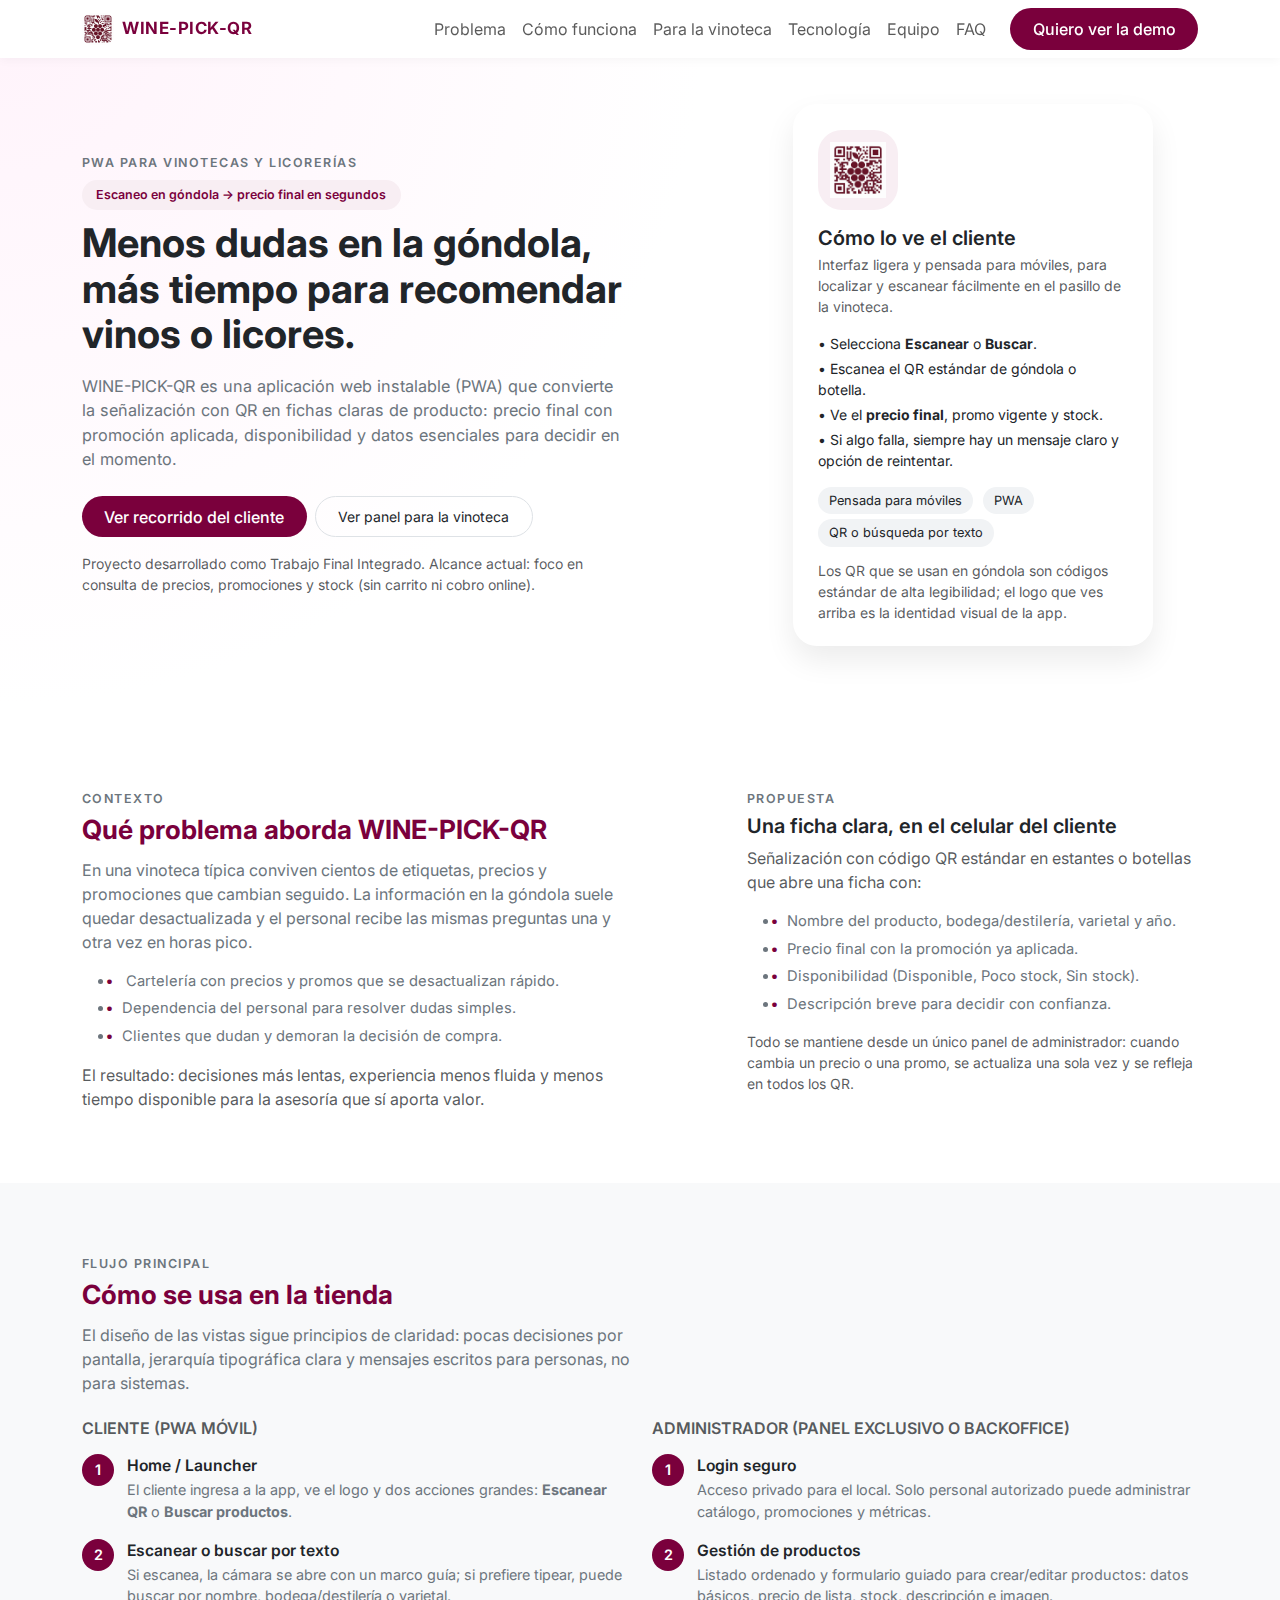
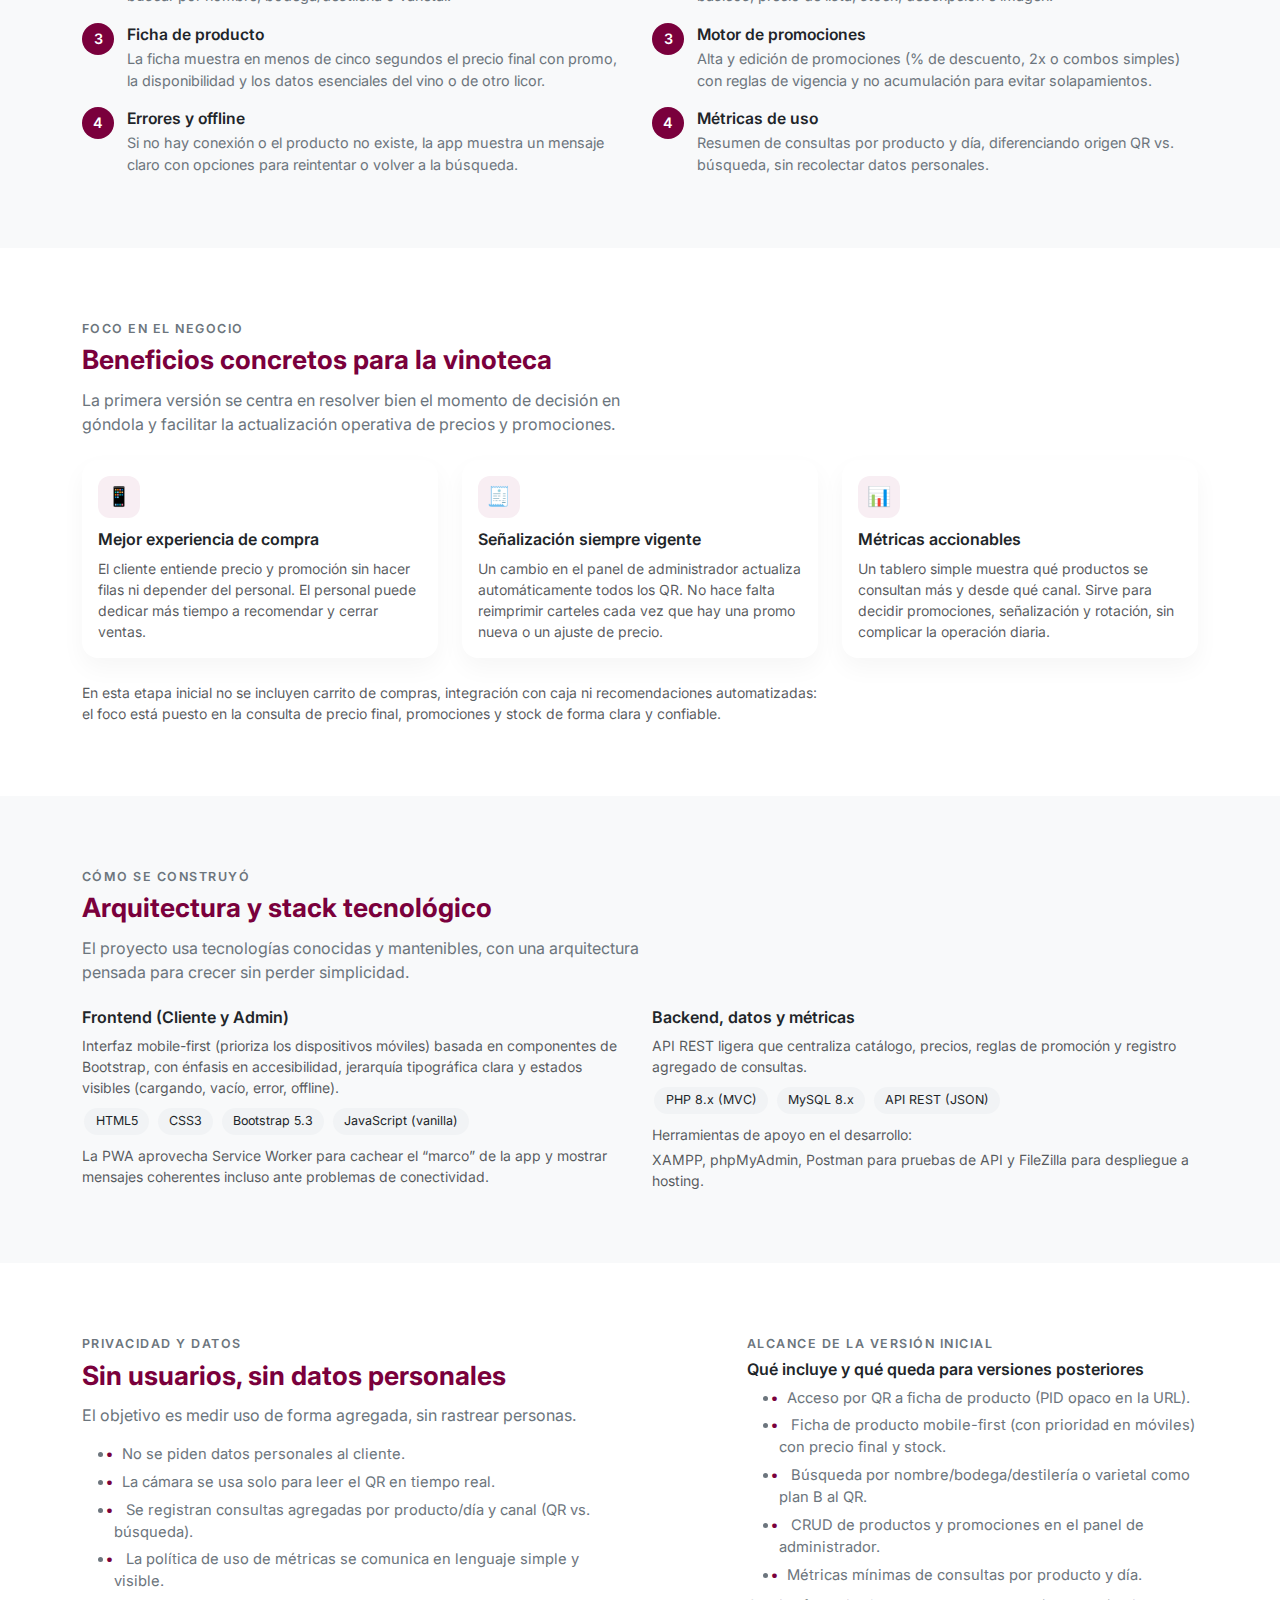
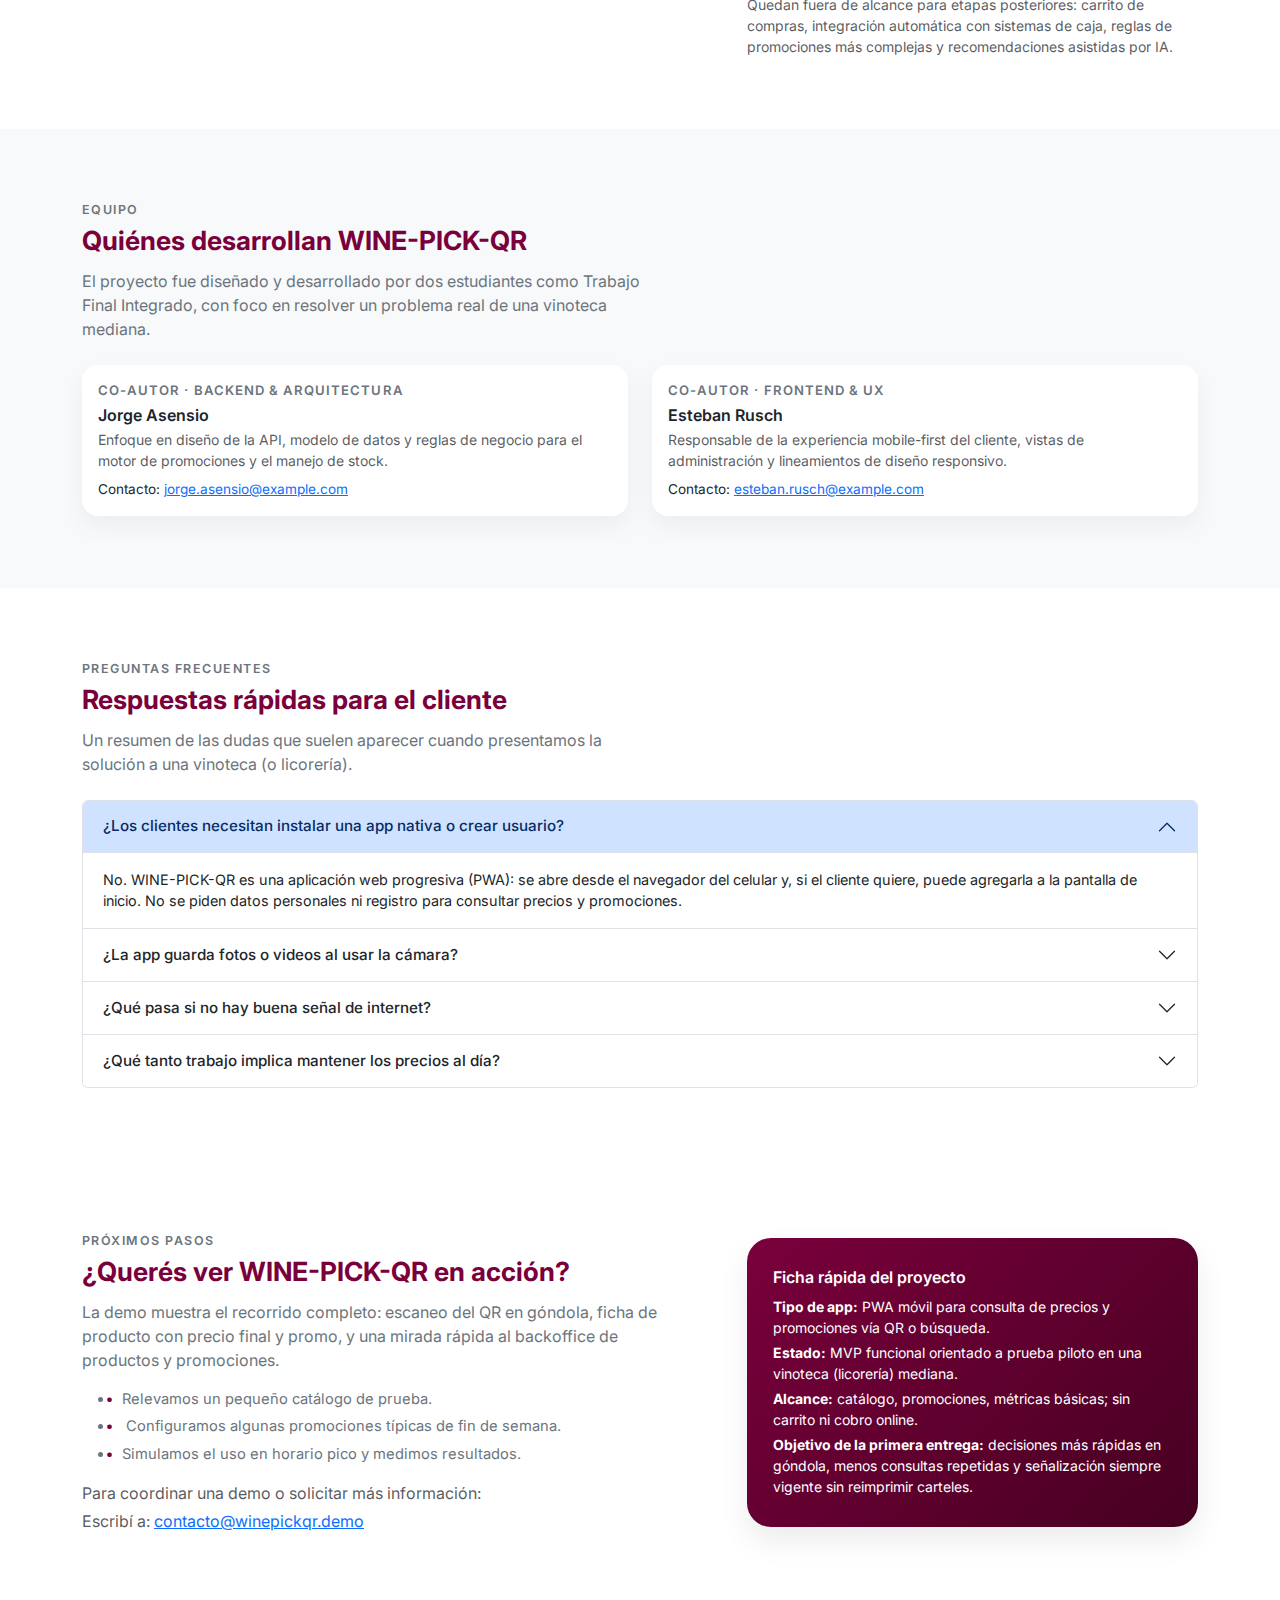
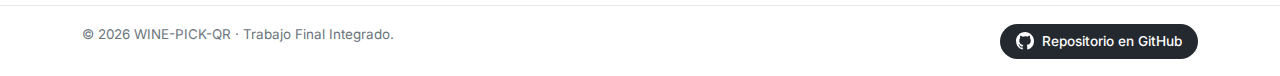
<file: index.html>
<!DOCTYPE html>
<html lang="es">
  <head>
    <meta charset="UTF-8" />
    <meta name="viewport" content="width=device-width, initial-scale=1" />
    <title>WINE-PICK-QR – Presentación del Proyecto</title>
    <meta
      name="description"
      content="WINE-PICK-QR es una PWA para vinotecas que muestra precio final, promociones y stock al escanear un QR en góndola. Incluye backoffice para administrar catálogo, promociones y métricas."
    />

    <!-- Fuente (Inter) -->
    <link rel="preconnect" href="https://fonts.googleapis.com" />
    <link rel="preconnect" href="https://fonts.gstatic.com" crossorigin />
    <link
      href="https://fonts.googleapis.com/css2?family=Inter:wght@400;500;600;700&display=swap"
      rel="stylesheet"
    />

    <!-- Bootstrap 5 -->
    <link
      href="https://cdn.jsdelivr.net/npm/bootstrap@5.3.3/dist/css/bootstrap.min.css"
      rel="stylesheet"
      integrity="sha384-QWTKZyjpPEjISv5WaRU9OFeRpok6YctnYmDr5pNlyT2bRjXh0JMhjY6hW+ALEwIH"
      crossorigin="anonymous"
    />

    <style>
      :root {
        --winepick-primary: #7a003c;
        --winepick-primary-soft: #f8eef3;
        --winepick-accent: #c92a4b;
        --winepick-dark: #212529;
        --winepick-muted: #6c757d;
        --radius-card: 16px;
        --shadow-soft: 0 14px 30px rgba(0, 0, 0, 0.08);
      }

      * {
        box-sizing: border-box;
      }

      html {
        scroll-behavior: smooth;
      }

      body {
        font-family: "Inter", system-ui, -apple-system, BlinkMacSystemFont,
          "Segoe UI", sans-serif;
        color: var(--winepick-dark);
        background-color: #ffffff;
      }

      .navbar {
        box-shadow: 0 2px 10px rgba(0, 0, 0, 0.04);
        background-color: #ffffff;
      }

      .navbar-brand span {
        color: var(--winepick-primary);
        font-weight: 700;
        letter-spacing: 0.03em;
        font-size: 1.05rem;
        text-transform: uppercase;
      }

      .navbar-logo {
        width: 32px;
        height: 32px;
        border-radius: 10px;
        overflow: hidden;
        background-color: var(--winepick-primary-soft);
        display: flex;
        align-items: center;
        justify-content: center;
      }

      .navbar-logo img {
        max-width: 100%;
        height: auto;
        display: block;
      }

      .btn-winepick {
        background-color: var(--winepick-primary);
        color: #ffffff;
        border-radius: 999px;
        padding: 0.55rem 1.4rem;
        font-weight: 500;
        border: none;
      }

      .btn-winepick:hover {
        background-color: #5a002f;
        color: #ffffff;
      }

      .btn-outline-soft {
        border-radius: 999px;
        padding: 0.55rem 1.4rem;
      }

      .hero {
        padding: 6.5rem 0 4.5rem;
        background: radial-gradient(circle at top left, #fff3fb 0, #ffffff 48%);
      }

      .hero-title {
        font-size: clamp(2rem, 3.1vw, 2.6rem);
        font-weight: 700;
        line-height: 1.15;
        margin-bottom: 1rem;
      }

      .hero-subtitle {
        font-size: 1.02rem;
        color: var(--winepick-muted);
        max-width: 34rem;
      }

      .hero-tag {
        text-transform: uppercase;
        letter-spacing: 0.12em;
        font-size: 0.78rem;
        color: var(--winepick-muted);
        font-weight: 600;
        margin-bottom: 0.45rem;
      }

      .hero-badge-pill {
        display: inline-flex;
        align-items: center;
        padding: 0.35rem 0.9rem;
        border-radius: 999px;
        background: var(--winepick-primary-soft);
        color: var(--winepick-primary);
        font-size: 0.78rem;
        font-weight: 600;
        margin-bottom: 0.7rem;
      }

      .hero-card {
        background: #ffffff;
        border-radius: 24px;
        padding: 1.6rem 1.6rem 1.4rem;
        box-shadow: var(--shadow-soft);
        max-width: 360px;
        margin-inline: auto;
      }

      .hero-logo {
        width: 80px;
        height: 80px;
        border-radius: 24px;
        background-color: var(--winepick-primary-soft);
        display: flex;
        align-items: center;
        justify-content: center;
        margin-bottom: 1rem;
      }

      .hero-logo img {
        max-width: 70%;
        height: auto;
        display: block;
      }

      .hero-chip {
        display: inline-flex;
        align-items: center;
        font-size: 0.8rem;
        padding: 0.25rem 0.7rem;
        border-radius: 999px;
        background-color: #f1f3f5;
        margin-right: 0.35rem;
        margin-bottom: 0.35rem;
        white-space: nowrap;
      }

      .section {
        padding: 3.5rem 0;
      }

      @media (min-width: 992px) {
        .section {
          padding: 4.5rem 0;
        }
      }

      .section-tag {
        text-transform: uppercase;
        letter-spacing: 0.12em;
        font-size: 0.78rem;
        color: var(--winepick-muted);
        font-weight: 600;
        margin-bottom: 0.35rem;
      }

      .section-title {
        color: var(--winepick-primary);
        font-weight: 700;
        margin-bottom: 0.75rem;
        font-size: 1.65rem;
      }

      .section-lead {
        color: var(--winepick-muted);
        max-width: 36rem;
      }

      .bg-soft {
        background-color: #f8f9fa;
      }

      .feature-card {
        border-radius: var(--radius-card);
        border: none;
        box-shadow: 0 10px 24px rgba(0, 0, 0, 0.04);
        height: 100%;
      }

      .feature-icon {
        width: 42px;
        height: 42px;
        border-radius: 12px;
        background-color: var(--winepick-primary-soft);
        display: flex;
        align-items: center;
        justify-content: center;
        margin-bottom: 0.8rem;
        font-size: 1.2rem;
      }

      .badge-tech {
        background-color: #f1f3f5;
        border-radius: 999px;
        padding: 0.25rem 0.7rem;
        font-size: 0.78rem;
        margin: 0.15rem;
        display: inline-flex;
        align-items: center;
        gap: 0.25rem;
      }

      .step {
        display: flex;
        align-items: flex-start;
        gap: 0.8rem;
      }

      .step-number {
        width: 32px;
        height: 32px;
        border-radius: 999px;
        background-color: var(--winepick-primary);
        color: #ffffff;
        display: flex;
        align-items: center;
        justify-content: center;
        font-size: 0.9rem;
        font-weight: 600;
        flex-shrink: 0;
      }

      .step-title {
        font-weight: 600;
        margin-bottom: 0.1rem;
        font-size: 0.98rem;
      }

      .step-text {
        font-size: 0.9rem;
        color: var(--winepick-muted);
        margin-bottom: 0;
      }

      .pill-list li {
        margin-bottom: 0.35rem;
        font-size: 0.92rem;
        color: var(--winepick-muted);
      }

      .pill-list li::before {
        content: "•";
        color: var(--winepick-primary);
        font-weight: 700;
        display: inline-block;
        width: 1rem;
        margin-left: -0.5rem;
      }

      .team-card {
        border-radius: var(--radius-card);
        border: none;
        box-shadow: 0 10px 24px rgba(0, 0, 0, 0.05);
        height: 100%;
      }

      .team-role {
        font-size: 0.82rem;
        text-transform: uppercase;
        letter-spacing: 0.08em;
        color: var(--winepick-muted);
        margin-bottom: 0.35rem;
        font-weight: 600;
      }

      .team-contact {
        font-size: 0.85rem;
      }

      .faq .accordion-button {
        font-size: 0.95rem;
        font-weight: 500;
      }

      .faq .accordion-body {
        font-size: 0.9rem;
      }

      .cta-card {
        border-radius: 24px;
        padding: 1.9rem 1.6rem;
        background: linear-gradient(
          135deg,
          var(--winepick-primary) 0%,
          #460021 100%
        );
        color: #ffffff;
        box-shadow: var(--shadow-soft);
      }

      .cta-card p {
        margin-bottom: 0.4rem;
      }

      footer {
        border-top: 1px solid #e9ecef;
        padding: 1.1rem 0;
        font-size: 0.84rem;
        color: var(--winepick-muted);
        background-color: #ffffff;
      }

      /* Anclas compensando navbar fija */
      [id] {
        scroll-margin-top: 90px;
      }

      /* Ajustes responsive pequeños */
      @media (max-width: 575.98px) {
        .hero-card {
          padding: 1.4rem 1.3rem 1.2rem;
        }
        .hero-title {
          font-size: 1.9rem;
        }
        .navbar-brand span {
          font-size: 0.95rem;
        }
      }

      /* Estilo del botón GitHub */
      .btn-github {
        display: inline-flex;
        align-items: center;
        background-color: #24292f; /* color clásico de GitHub */
        color: #ffffff;
        border-radius: 999px;
        padding: 0.45rem 1rem;
        font-size: 0.85rem;
        font-weight: 500;
        text-decoration: none;
        transition: background-color 0.25s ease, transform 0.15s ease;
      }

      .btn-github:hover {
        background-color: #000000;
        color: #ffffff;
        transform: translateY(-1px);
      }
    </style>
  </head>
  <body>
    <!-- Navbar -->
    <nav class="navbar navbar-expand-lg navbar-light fixed-top">
      <div class="container">
        <a class="navbar-brand d-flex align-items-center" href="#inicio">
          <div class="navbar-logo me-2">
            <!-- LOGO: ajustá la ruta del src -->
            <img src="img/WinePickQR.png" alt="Logo WINE-PICK-QR" />
          </div>
          <span>WINE-PICK-QR</span>
        </a>

        <button
          class="navbar-toggler"
          type="button"
          data-bs-toggle="collapse"
          data-bs-target="#navbarNav"
          aria-controls="navbarNav"
          aria-expanded="false"
          aria-label="Alternar navegación"
        >
          <span class="navbar-toggler-icon"></span>
        </button>

        <div
          class="collapse navbar-collapse justify-content-end"
          id="navbarNav"
        >
          <ul class="navbar-nav align-items-lg-center mb-2 mb-lg-0">
            <li class="nav-item">
              <a class="nav-link" href="#problema">Problema</a>
            </li>
            <li class="nav-item">
              <a class="nav-link" href="#como-funciona">Cómo funciona</a>
            </li>
            <li class="nav-item">
              <a class="nav-link" href="#vinoteca">Para la vinoteca</a>
            </li>
            <li class="nav-item">
              <a class="nav-link" href="#tecnologia">Tecnología</a>
            </li>
            <li class="nav-item">
              <a class="nav-link" href="#equipo">Equipo</a>
            </li>
            <li class="nav-item">
              <a class="nav-link" href="#faq">FAQ</a>
            </li>
          </ul>
          <a
            href="https://tupad.org/g6/winepick/demo/public/index.php"
            class="btn btn-winepick ms-lg-3"
          >
            Quiero ver la demo
          </a>
        </div>
      </div>
    </nav>

    <!-- Hero -->
    <section id="inicio" class="hero">
      <div class="container">
        <div class="row align-items-center gy-4 gy-lg-0">
          <div class="col-lg-6">
            <div class="hero-tag">PWA para vinotecas y licorerías</div>
            <div class="hero-badge-pill">
              Escaneo en góndola → precio final en segundos
            </div>
            <h1 class="hero-title">
              Menos dudas en la góndola, más tiempo para recomendar vinos o
              licores.
            </h1>
            <p class="hero-subtitle mb-4">
              WINE-PICK-QR es una aplicación web instalable (PWA) que convierte
              la señalización con QR en fichas claras de producto: precio final
              con promoción aplicada, disponibilidad y datos esenciales para
              decidir en el momento.
            </p>

            <div class="d-flex flex-wrap align-items-center gap-2 mb-3">
              <a href="#como-funciona" class="btn btn-winepick">
                Ver recorrido del cliente
              </a>
              <a href="#vinoteca" class="btn btn-outline-soft btn-sm border">
                Ver panel para la vinoteca
              </a>
            </div>

            <p class="text-muted small mb-0">
              Proyecto desarrollado como Trabajo Final Integrado. Alcance
              actual: foco en consulta de precios, promociones y stock (sin
              carrito ni cobro online).
            </p>
          </div>

          <div class="col-lg-5 offset-lg-1">
            <div class="hero-card">
              <div class="hero-logo">
                <!-- Reutilizamos el mismo logo de la app -->
                <img src="img/WinePickQR.png" alt="Logo WINE-PICK-QR" />
              </div>
              <h2 class="h5 fw-semibold mb-1">Cómo lo ve el cliente</h2>
              <p class="text-muted small mb-3">
                Interfaz ligera y pensada para móviles, para localizar y
                escanear fácilmente en el pasillo de la vinoteca.
              </p>

              <ul class="list-unstyled mb-3 small">
                <li class="mb-1">
                  • Selecciona <strong>Escanear</strong> o
                  <strong>Buscar</strong>.
                </li>
                <li class="mb-1">
                  • Escanea el QR estándar de góndola o botella.
                </li>
                <li class="mb-1">
                  • Ve el <strong>precio final</strong>, promo vigente y stock.
                </li>
                <li>
                  • Si algo falla, siempre hay un mensaje claro y opción de
                  reintentar.
                </li>
              </ul>

              <div class="mb-2">
                <span class="hero-chip">Pensada para móviles</span>
                <span class="hero-chip">PWA</span>
                <span class="hero-chip">QR o búsqueda por texto</span>
              </div>
              <p class="text-muted small mb-0">
                Los QR que se usan en góndola son códigos estándar de alta
                legibilidad; el logo que ves arriba es la identidad visual de la
                app.
              </p>
            </div>
          </div>
        </div>
      </div>
    </section>

    <!-- Problema & solución -->
    <section id="problema" class="section">
      <div class="container">
        <div class="row gy-4 align-items-start">
          <div class="col-lg-6">
            <div class="section-tag">Contexto</div>
            <h2 class="section-title">Qué problema aborda WINE-PICK-QR</h2>
            <p class="section-lead mb-3">
              En una vinoteca típica conviven cientos de etiquetas, precios y
              promociones que cambian seguido. La información en la góndola
              suele quedar desactualizada y el personal recibe las mismas
              preguntas una y otra vez en horas pico.
            </p>
            <ul class="pill-list mb-3">
              <li>
                Cartelería con precios y promos que se desactualizan rápido.
              </li>
              <li>Dependencia del personal para resolver dudas simples.</li>
              <li>Clientes que dudan y demoran la decisión de compra.</li>
            </ul>
            <p class="mb-0 text-muted">
              El resultado: decisiones más lentas, experiencia menos fluida y
              menos tiempo disponible para la asesoría que sí aporta valor.
            </p>
          </div>

          <div class="col-lg-5 offset-lg-1">
            <div class="section-tag">Propuesta</div>
            <h3 class="h5 fw-semibold mb-2">
              Una ficha clara, en el celular del cliente
            </h3>
            <p class="text-muted mb-3">
              Señalización con código QR estándar en estantes o botellas que
              abre una ficha con:
            </p>
            <ul class="pill-list mb-3">
              <li>Nombre del producto, bodega/destilería, varietal y año.</li>
              <li>Precio final con la promoción ya aplicada.</li>
              <li>Disponibilidad (Disponible, Poco stock, Sin stock).</li>
              <li>Descripción breve para decidir con confianza.</li>
            </ul>
            <p class="text-muted small mb-0">
              Todo se mantiene desde un único panel de administrador: cuando
              cambia un precio o una promo, se actualiza una sola vez y se
              refleja en todos los QR.
            </p>
          </div>
        </div>
      </div>
    </section>

    <!-- Cómo funciona (cliente + admin) -->
    <section id="como-funciona" class="section bg-soft">
      <div class="container">
        <div class="row mb-4">
          <div class="col-lg-8">
            <div class="section-tag">Flujo principal</div>
            <h2 class="section-title">Cómo se usa en la tienda</h2>
            <p class="section-lead mb-0">
              El diseño de las vistas sigue principios de claridad: pocas
              decisiones por pantalla, jerarquía tipográfica clara y mensajes
              escritos para personas, no para sistemas.
            </p>
          </div>
        </div>

        <div class="row gy-5">
          <div class="col-lg-6">
            <h3 class="h6 text-uppercase text-muted fw-semibold mb-3">
              Cliente (PWA móvil)
            </h3>

            <div class="step mb-3">
              <div class="step-number">1</div>
              <div>
                <div class="step-title">Home / Launcher</div>
                <p class="step-text">
                  El cliente ingresa a la app, ve el logo y dos acciones
                  grandes:
                  <strong>Escanear QR</strong> o
                  <strong>Buscar productos</strong>.
                </p>
              </div>
            </div>

            <div class="step mb-3">
              <div class="step-number">2</div>
              <div>
                <div class="step-title">Escanear o buscar por texto</div>
                <p class="step-text">
                  Si escanea, la cámara se abre con un marco guía; si prefiere
                  tipear, puede buscar por nombre, bodega/destilería o varietal.
                </p>
              </div>
            </div>

            <div class="step mb-3">
              <div class="step-number">3</div>
              <div>
                <div class="step-title">Ficha de producto</div>
                <p class="step-text">
                  La ficha muestra en menos de cinco segundos el precio final
                  con promo, la disponibilidad y los datos esenciales del vino o
                  de otro licor.
                </p>
              </div>
            </div>

            <div class="step">
              <div class="step-number">4</div>
              <div>
                <div class="step-title">Errores y offline</div>
                <p class="step-text">
                  Si no hay conexión o el producto no existe, la app muestra un
                  mensaje claro con opciones para reintentar o volver a la
                  búsqueda.
                </p>
              </div>
            </div>
          </div>

          <div class="col-lg-6">
            <h3 class="h6 text-uppercase text-muted fw-semibold mb-3">
              Administrador (Panel exclusivo o Backoffice)
            </h3>

            <div class="step mb-3">
              <div class="step-number">1</div>
              <div>
                <div class="step-title">Login seguro</div>
                <p class="step-text">
                  Acceso privado para el local. Solo personal autorizado puede
                  administrar catálogo, promociones y métricas.
                </p>
              </div>
            </div>

            <div class="step mb-3">
              <div class="step-number">2</div>
              <div>
                <div class="step-title">Gestión de productos</div>
                <p class="step-text">
                  Listado ordenado y formulario guiado para crear/editar
                  productos: datos básicos, precio de lista, stock, descripción
                  e imagen.
                </p>
              </div>
            </div>

            <div class="step mb-3">
              <div class="step-number">3</div>
              <div>
                <div class="step-title">Motor de promociones</div>
                <p class="step-text">
                  Alta y edición de promociones (% de descuento, 2x o combos
                  simples) con reglas de vigencia y no acumulación para evitar
                  solapamientos.
                </p>
              </div>
            </div>

            <div class="step">
              <div class="step-number">4</div>
              <div>
                <div class="step-title">Métricas de uso</div>
                <p class="step-text">
                  Resumen de consultas por producto y día, diferenciando origen
                  QR vs. búsqueda, sin recolectar datos personales.
                </p>
              </div>
            </div>
          </div>
        </div>
      </div>
    </section>

    <!-- Beneficios para la vinoteca -->
    <section id="vinoteca" class="section">
      <div class="container">
        <div class="row mb-4">
          <div class="col-lg-8">
            <div class="section-tag">Foco en el negocio</div>
            <h2 class="section-title">Beneficios concretos para la vinoteca</h2>
            <p class="section-lead mb-0">
              La primera versión se centra en resolver bien el momento de
              decisión en góndola y facilitar la actualización operativa de
              precios y promociones.
            </p>
          </div>
        </div>

        <div class="row row-cols-1 row-cols-md-3 g-4">
          <div class="col">
            <div class="card feature-card h-100">
              <div class="card-body">
                <div class="feature-icon">📱</div>
                <h3 class="h6 fw-semibold mb-2">Mejor experiencia de compra</h3>
                <p class="text-muted small mb-0">
                  El cliente entiende precio y promoción sin hacer filas ni
                  depender del personal. El personal puede dedicar más tiempo a
                  recomendar y cerrar ventas.
                </p>
              </div>
            </div>
          </div>

          <div class="col">
            <div class="card feature-card h-100">
              <div class="card-body">
                <div class="feature-icon">🧾</div>
                <h3 class="h6 fw-semibold mb-2">
                  Señalización siempre vigente
                </h3>
                <p class="text-muted small mb-0">
                  Un cambio en el panel de administrador actualiza
                  automáticamente todos los QR. No hace falta reimprimir
                  carteles cada vez que hay una promo nueva o un ajuste de
                  precio.
                </p>
              </div>
            </div>
          </div>

          <div class="col">
            <div class="card feature-card h-100">
              <div class="card-body">
                <div class="feature-icon">📊</div>
                <h3 class="h6 fw-semibold mb-2">Métricas accionables</h3>
                <p class="text-muted small mb-0">
                  Un tablero simple muestra qué productos se consultan más y
                  desde qué canal. Sirve para decidir promociones, señalización
                  y rotación, sin complicar la operación diaria.
                </p>
              </div>
            </div>
          </div>
        </div>

        <div class="row mt-4">
          <div class="col-lg-8">
            <p class="text-muted small mb-0">
              En esta etapa inicial no se incluyen carrito de compras,
              integración con caja ni recomendaciones automatizadas: el foco
              está puesto en la consulta de precio final, promociones y stock de
              forma clara y confiable.
            </p>
          </div>
        </div>
      </div>
    </section>

    <!-- Tecnología -->
    <section id="tecnologia" class="section bg-soft">
      <div class="container">
        <div class="row mb-4">
          <div class="col-lg-8">
            <div class="section-tag">Cómo se construyó</div>
            <h2 class="section-title">Arquitectura y stack tecnológico</h2>
            <p class="section-lead mb-0">
              El proyecto usa tecnologías conocidas y mantenibles, con una
              arquitectura pensada para crecer sin perder simplicidad.
            </p>
          </div>
        </div>

        <div class="row gy-4">
          <div class="col-md-6">
            <h3 class="h6 fw-semibold mb-2">Frontend (Cliente y Admin)</h3>
            <p class="text-muted small mb-2">
              Interfaz mobile-first (prioriza los dispositivos móviles) basada
              en componentes de Bootstrap, con énfasis en accesibilidad,
              jerarquía tipográfica clara y estados visibles (cargando, vacío,
              error, offline).
            </p>
            <div class="mb-2">
              <span class="badge-tech">HTML5</span>
              <span class="badge-tech">CSS3</span>
              <span class="badge-tech">Bootstrap 5.3</span>
              <span class="badge-tech">JavaScript (vanilla)</span>
            </div>
            <p class="text-muted small mb-0">
              La PWA aprovecha Service Worker para cachear el “marco” de la app
              y mostrar mensajes coherentes incluso ante problemas de
              conectividad.
            </p>
          </div>

          <div class="col-md-6">
            <h3 class="h6 fw-semibold mb-2">Backend, datos y métricas</h3>
            <p class="text-muted small mb-2">
              API REST ligera que centraliza catálogo, precios, reglas de
              promoción y registro agregado de consultas.
            </p>
            <div class="mb-2">
              <span class="badge-tech">PHP 8.x (MVC)</span>
              <span class="badge-tech">MySQL 8.x</span>
              <span class="badge-tech">API REST (JSON)</span>
            </div>
            <p class="text-muted small mb-1">
              Herramientas de apoyo en el desarrollo:
            </p>
            <p class="text-muted small mb-0">
              XAMPP, phpMyAdmin, Postman para pruebas de API y FileZilla para
              despliegue a hosting.
            </p>
          </div>
        </div>
      </div>
    </section>

    <!-- Privacidad & Alcance -->
    <section class="section">
      <div class="container">
        <div class="row gy-4">
          <div class="col-lg-6">
            <div class="section-tag">Privacidad y datos</div>
            <h2 class="section-title">Sin usuarios, sin datos personales</h2>
            <p class="section-lead mb-3">
              El objetivo es medir uso de forma agregada, sin rastrear personas.
            </p>
            <ul class="pill-list mb-3">
              <li>No se piden datos personales al cliente.</li>
              <li>La cámara se usa solo para leer el QR en tiempo real.</li>
              <li>
                Se registran consultas agregadas por producto/día y canal (QR
                vs. búsqueda).
              </li>
              <li>
                La política de uso de métricas se comunica en lenguaje simple y
                visible.
              </li>
            </ul>
          </div>

          <div class="col-lg-5 offset-lg-1">
            <div class="section-tag">Alcance de la versión inicial</div>
            <h3 class="h6 fw-semibold mb-2">
              Qué incluye y qué queda para versiones posteriores
            </h3>
            <ul class="pill-list mb-2">
              <li>Acceso por QR a ficha de producto (PID opaco en la URL).</li>
              <li>
                Ficha de producto mobile-first (con prioridad en móviles) con
                precio final y stock.
              </li>
              <li>
                Búsqueda por nombre/bodega/destilería o varietal como plan B al
                QR.
              </li>
              <li>
                CRUD de productos y promociones en el panel de administrador.
              </li>
              <li>Métricas mínimas de consultas por producto y día.</li>
            </ul>
            <p class="text-muted small mb-0">
              Quedan fuera de alcance para etapas posteriores: carrito de
              compras, integración automática con sistemas de caja, reglas de
              promociones más complejas y recomendaciones asistidas por IA.
            </p>
          </div>
        </div>
      </div>
    </section>

    <!-- Equipo -->
    <section id="equipo" class="section bg-soft">
      <div class="container">
        <div class="row mb-4">
          <div class="col-lg-8">
            <div class="section-tag">Equipo</div>
            <h2 class="section-title">Quiénes desarrollan WINE-PICK-QR</h2>
            <p class="section-lead mb-0">
              El proyecto fue diseñado y desarrollado por dos estudiantes como
              Trabajo Final Integrado, con foco en resolver un problema real de
              una vinoteca mediana.
            </p>
          </div>
        </div>

        <div class="row row-cols-1 row-cols-md-2 g-4">
          <div class="col">
            <div class="card team-card h-100">
              <div class="card-body">
                <div class="team-role">
                  Co-autor · Backend &amp; Arquitectura
                </div>
                <h3 class="h6 fw-semibold mb-1">Jorge Asensio</h3>
                <p class="text-muted small mb-2">
                  Enfoque en diseño de la API, modelo de datos y reglas de
                  negocio para el motor de promociones y el manejo de stock.
                </p>
                <p class="team-contact mb-0">
                  Contacto:
                  <a href="mailto:jorge.asensio@example.com">
                    jorge.asensio@example.com
                  </a>
                </p>
              </div>
            </div>
          </div>

          <div class="col">
            <div class="card team-card h-100">
              <div class="card-body">
                <div class="team-role">Co-autor · Frontend &amp; UX</div>
                <h3 class="h6 fw-semibold mb-1">Esteban Rusch</h3>
                <p class="text-muted small mb-2">
                  Responsable de la experiencia mobile-first del cliente, vistas
                  de administración y lineamientos de diseño responsivo.
                </p>
                <p class="team-contact mb-0">
                  Contacto:
                  <a href="mailto:esteban.rusch@example.com">
                    esteban.rusch@example.com
                  </a>
                </p>
              </div>
            </div>
          </div>
        </div>
      </div>
    </section>

    <!-- FAQ -->
    <section id="faq" class="section">
      <div class="container">
        <div class="row mb-4">
          <div class="col-lg-8">
            <div class="section-tag">Preguntas frecuentes</div>
            <h2 class="section-title">Respuestas rápidas para el cliente</h2>
            <p class="section-lead mb-0">
              Un resumen de las dudas que suelen aparecer cuando presentamos la
              solución a una vinoteca (o licorería).
            </p>
          </div>
        </div>

        <div class="faq accordion" id="faqAccordion">
          <div class="accordion-item">
            <h2 class="accordion-header" id="faq1">
              <button
                class="accordion-button"
                type="button"
                data-bs-toggle="collapse"
                data-bs-target="#faq1Content"
                aria-expanded="true"
                aria-controls="faq1Content"
              >
                ¿Los clientes necesitan instalar una app nativa o crear usuario?
              </button>
            </h2>
            <div
              id="faq1Content"
              class="accordion-collapse collapse show"
              aria-labelledby="faq1"
              data-bs-parent="#faqAccordion"
            >
              <div class="accordion-body">
                No. WINE-PICK-QR es una aplicación web progresiva (PWA): se abre
                desde el navegador del celular y, si el cliente quiere, puede
                agregarla a la pantalla de inicio. No se piden datos personales
                ni registro para consultar precios y promociones.
              </div>
            </div>
          </div>

          <div class="accordion-item">
            <h2 class="accordion-header" id="faq2">
              <button
                class="accordion-button collapsed"
                type="button"
                data-bs-toggle="collapse"
                data-bs-target="#faq2Content"
                aria-expanded="false"
                aria-controls="faq2Content"
              >
                ¿La app guarda fotos o videos al usar la cámara?
              </button>
            </h2>
            <div
              id="faq2Content"
              class="accordion-collapse collapse"
              aria-labelledby="faq2"
              data-bs-parent="#faqAccordion"
            >
              <div class="accordion-body">
                No. La cámara se usa exclusivamente para leer códigos QR
                estándar en tiempo real. No se almacenan fotos, videos ni
                información biométrica de ningún tipo en el dispositivo ni en el
                servidor.
              </div>
            </div>
          </div>

          <div class="accordion-item">
            <h2 class="accordion-header" id="faq3">
              <button
                class="accordion-button collapsed"
                type="button"
                data-bs-toggle="collapse"
                data-bs-target="#faq3Content"
                aria-expanded="false"
                aria-controls="faq3Content"
              >
                ¿Qué pasa si no hay buena señal de internet?
              </button>
            </h2>
            <div
              id="faq3Content"
              class="accordion-collapse collapse"
              aria-labelledby="faq3"
              data-bs-parent="#faqAccordion"
            >
              <div class="accordion-body">
                La app necesita conexión para consultar la API y garantizar que
                el precio final y las promociones estén actualizados. Si la
                conexión falla, se muestra un mensaje claro con opción de
                reintentar y una salida para volver a la pantalla inicial.
              </div>
            </div>
          </div>

          <div class="accordion-item">
            <h2 class="accordion-header" id="faq4">
              <button
                class="accordion-button collapsed"
                type="button"
                data-bs-toggle="collapse"
                data-bs-target="#faq4Content"
                aria-expanded="false"
                aria-controls="faq4Content"
              >
                ¿Qué tanto trabajo implica mantener los precios al día?
              </button>
            </h2>
            <div
              id="faq4Content"
              class="accordion-collapse collapse"
              aria-labelledby="faq4"
              data-bs-parent="#faqAccordion"
            >
              <div class="accordion-body">
                El Panel de Administrador (backoffice) está pensado para tareas
                cotidianas: actualizar un precio o activar una promoción lleva
                solo unos pasos y se refleja automáticamente en todas las fichas
                vinculadas al QR. No hace falta modificar cartelería física cada
                vez que cambia una promo.
              </div>
            </div>
          </div>
        </div>
      </div>
    </section>

    <!-- Contacto / CTA -->
    <section id="contacto" class="section">
      <div class="container">
        <div class="row gy-4 align-items-center">
          <div class="col-lg-7">
            <div class="section-tag">Próximos pasos</div>
            <h2 class="section-title">¿Querés ver WINE-PICK-QR en acción?</h2>
            <p class="section-lead mb-3">
              La demo muestra el recorrido completo: escaneo del QR en góndola,
              ficha de producto con precio final y promo, y una mirada rápida al
              backoffice de productos y promociones.
            </p>
            <ul class="pill-list mb-3">
              <li>Relevamos un pequeño catálogo de prueba.</li>
              <li>
                Configuramos algunas promociones típicas de fin de semana.
              </li>
              <li>Simulamos el uso en horario pico y medimos resultados.</li>
            </ul>
            <p class="text-muted mb-1">
              Para coordinar una demo o solicitar más información:
            </p>
            <p class="text-muted mb-0">
              Escribí a:
              <a href="mailto:contacto@winepickqr.demo"
                >contacto@winepickqr.demo</a
              >
              <!-- Cambiá por el mail real -->
            </p>
          </div>

          <div class="col-lg-5">
            <div class="cta-card">
              <h3 class="h6 fw-semibold mb-2">Ficha rápida del proyecto</h3>
              <p class="small mb-1">
                <strong>Tipo de app:</strong> PWA móvil para consulta de precios
                y promociones vía QR o búsqueda.
              </p>
              <p class="small mb-1">
                <strong>Estado:</strong> MVP funcional orientado a prueba piloto
                en una vinoteca (licorería) mediana.
              </p>
              <p class="small mb-1">
                <strong>Alcance:</strong> catálogo, promociones, métricas
                básicas; sin carrito ni cobro online.
              </p>
              <p class="small mb-0">
                <strong>Objetivo de la primera entrega:</strong> decisiones más
                rápidas en góndola, menos consultas repetidas y señalización
                siempre vigente sin reimprimir carteles.
              </p>
            </div>
          </div>
        </div>
      </div>
    </section>

    <!-- Footer -->
    <footer>
      <div
        class="container d-flex flex-column flex-md-row justify-content-between align"
      >
        <span>
          © <span id="year"></span> WINE-PICK-QR · Trabajo Final Integrado.
        </span>
        <!--<span>
        La información mostrada en la app es responsabilidad de la vinoteca y
        puede variar según sucursal y fecha.
      </span>-->

        <!-- Botón GitHub -->
        <a
          href="https://github.com/EstebanRsh/WinePickQR.git"
          target="_blank"
          rel="noopener noreferrer"
          class="btn-github"
        >
          <svg
            xmlns="http://www.w3.org/2000/svg"
            width="18"
            height="18"
            fill="currentColor"
            class="bi bi-github me-2"
            viewBox="0 0 16 16"
          >
            <path
              d="M8 0C3.58 0 0 3.58 0 8a8 8 0 0 0 5.47 7.59c.4.07.55-.17.55-.38
          0-.19-.01-.82-.01-1.49-2.01.37-2.53-.49-2.69-.94-.09-.23-.48-.94-.82-1.13-.28-.15-.68-.52
          -.01-.53.63-.01 1.08.58 1.23.82.72 1.21 1.87.87 2.33.66.07-.52.28-.87.51-1.07-1.78-.2
          -3.64-.89-3.64-3.95 0-.87.31-1.59.82-2.15-.08-.2-.36-1.02.08-2.12
          0 0 .67-.21 2.2.82a7.65 7.65 0 0 1 2-.27c.68 0 1.36.09 2 .27 1.53-1.04 2.2-.82
          2.2-.82.44 1.1.16 1.92.08 2.12.51.56.82 1.28.82 2.15
          0 3.07-1.87 3.75-3.65 3.95.29.25.54.73.54 1.48
          0 1.07-.01 1.93-.01 2.2 0 .21.15.46.55.38A8.01 8.01 0 0 0 16 8c0-4.42-3.58-8-8-8"
            />
          </svg>
          Repositorio en GitHub
        </a>
      </div>
    </footer>

    <!-- Bootstrap JS -->
    <script
      src="https://cdn.jsdelivr.net/npm/bootstrap@5.3.3/dist/js/bootstrap.bundle.min.js"
      integrity="sha384-YvpcrYf0tY3lHB60NNkmXc5s9fDVZLESaAA55NDzOxhy9GkcIdslK1eN7N6jIeHz"
      crossorigin="anonymous"
    ></script>

    <script>
      // Año dinámico en el footer
      document.getElementById("year").textContent = new Date().getFullYear();
    </script>
  </body>
</html>
</file>
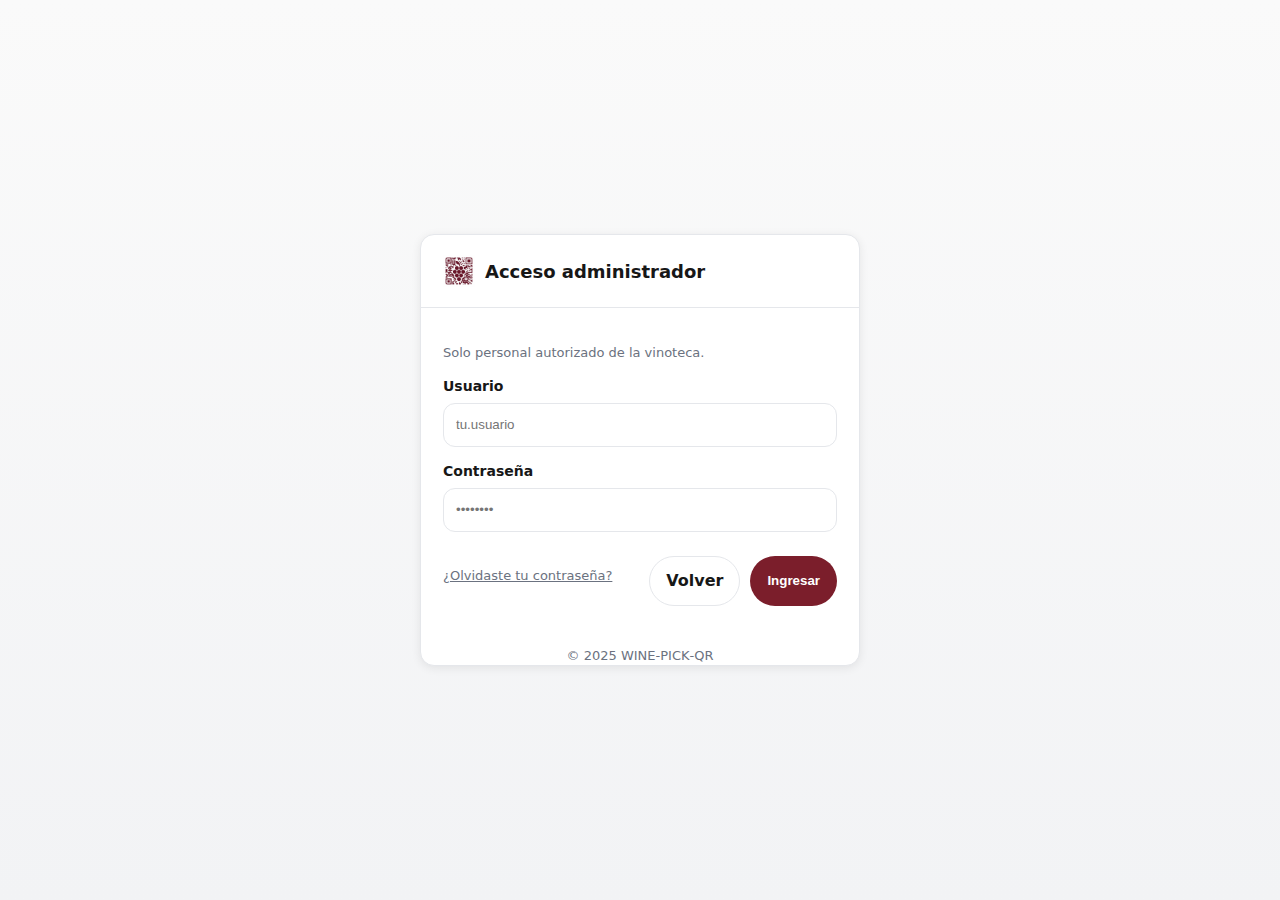
<file: login.html>
<!DOCTYPE html>
<html lang="es">
  <head>
    <meta charset="utf-8" />
    <meta name="viewport" content="width=device-width, initial-scale=1" />
    <title>WINE‑PICK‑QR · Acceso administrador</title>
    <link rel="icon" type="image/png" sizes="192x192" href="icon-192.png" />
    <link rel="icon" type="image/png" sizes="512x512" href="icon-512.png" />
    <style>
      :root {
        --wine: #7b1e2b;
        --wine-600: #6a1a25;
        --ink: #171717;
        --muted: #6b7280;
        --bg: #f6f7f8;
        --card: #fff;
        --border: #e5e7eb;
        --radius: 14px;
        --shadow: 0 2px 10px rgba(0, 0, 0, 0.08);
      }
      * {
        box-sizing: border-box;
      }
      html,
      body {
        height: 100%;
      }
      body {
        margin: 0;
        font: 400 16px/1.5 system-ui, -apple-system, Segoe UI, Roboto;
        color: var(--ink);
        background: linear-gradient(180deg, #fafafa, #f2f3f5);
      }
      a {
        color: inherit;
      }

      .wrap {
        min-height: 100%;
        display: grid;
        place-items: center;
        padding: 24px;
      }
      .card {
        width: 100%;
        max-width: 440px;
        background: var(--card);
        border: 1px solid var(--border);
        border-radius: var(--radius);
        box-shadow: var(--shadow);
      }
      .card header {
        display: flex;
        align-items: center;
        gap: 10px;
        padding: 20px 22px;
        border-bottom: 1px solid var(--border);
      }
      .card header img {
        width: 32px;
        height: 32px;
      }
      .card header h1 {
        font-size: 18px;
        margin: 0;
      }
      .card .content {
        padding: 22px;
      }

      label {
        display: block;
        font-weight: 600;
        font-size: 14px;
        margin-bottom: 6px;
      }
      .field {
        margin-bottom: 14px;
      }
      input[type="text"],
      input[type="password"] {
        width: 100%;
        border: 1px solid var(--border);
        border-radius: 12px;
        padding: 12px 12px;
        min-height: 44px;
        background: #fff;
      }
      .row {
        display: flex;
        justify-content: space-between;
        align-items: center;
        gap: 12px;
      }
      .btn {
        display: inline-block;
        text-decoration: none;
        font-weight: 700;
        padding: 12px 16px;
        border-radius: 999px;
        border: 1px solid transparent;
      }
      .btn-primary {
        background: var(--wine);
        color: #fff;
      }
      .btn-primary:hover {
        background: var(--wine-600);
      }
      .btn-ghost {
        border-color: var(--border);
        background: #fff;
      }
      .actions {
        display: flex;
        gap: 10px;
        margin-top: 10px;
      }

      .fine {
        color: var(--muted);
        font-size: 13px;
      }
      footer {
        margin-top: 18px;
        text-align: center;
        color: var(--muted);
        font-size: 13px;
      }
    </style>
  </head>
  <body>
    <main class="wrap" aria-label="Acceso administrador">
      <form class="card" action="admin-panel.html" method="get" novalidate>
        <header>
          <img src="icon-192.png" alt="Logo WINE‑PICK‑QR" />
          <h1>Acceso administrador</h1>
        </header>
        <div class="content">
          <p class="fine">Solo personal autorizado de la vinoteca.</p>
          <div class="field">
            <label for="user">Usuario</label>
            <input
              id="user"
              name="user"
              type="text"
              required
              autocomplete="username"
              placeholder="tu.usuario"
            />
          </div>
          <div class="field">
            <label for="pass">Contraseña</label>
            <input
              id="pass"
              name="pass"
              type="password"
              required
              autocomplete="current-password"
              placeholder="••••••••"
            />
          </div>
          <div class="row">
            <a class="fine" href="#">¿Olvidaste tu contraseña?</a>
            <div class="actions">
              <a class="btn btn-ghost" href="index.html">Volver</a>
              <button class="btn btn-primary" type="submit">Ingresar</button>
            </div>
          </div>
        </div>
        <footer>© 2025 WINE‑PICK‑QR</footer>
      </form>
    </main>
  </body>
</html>
</file>
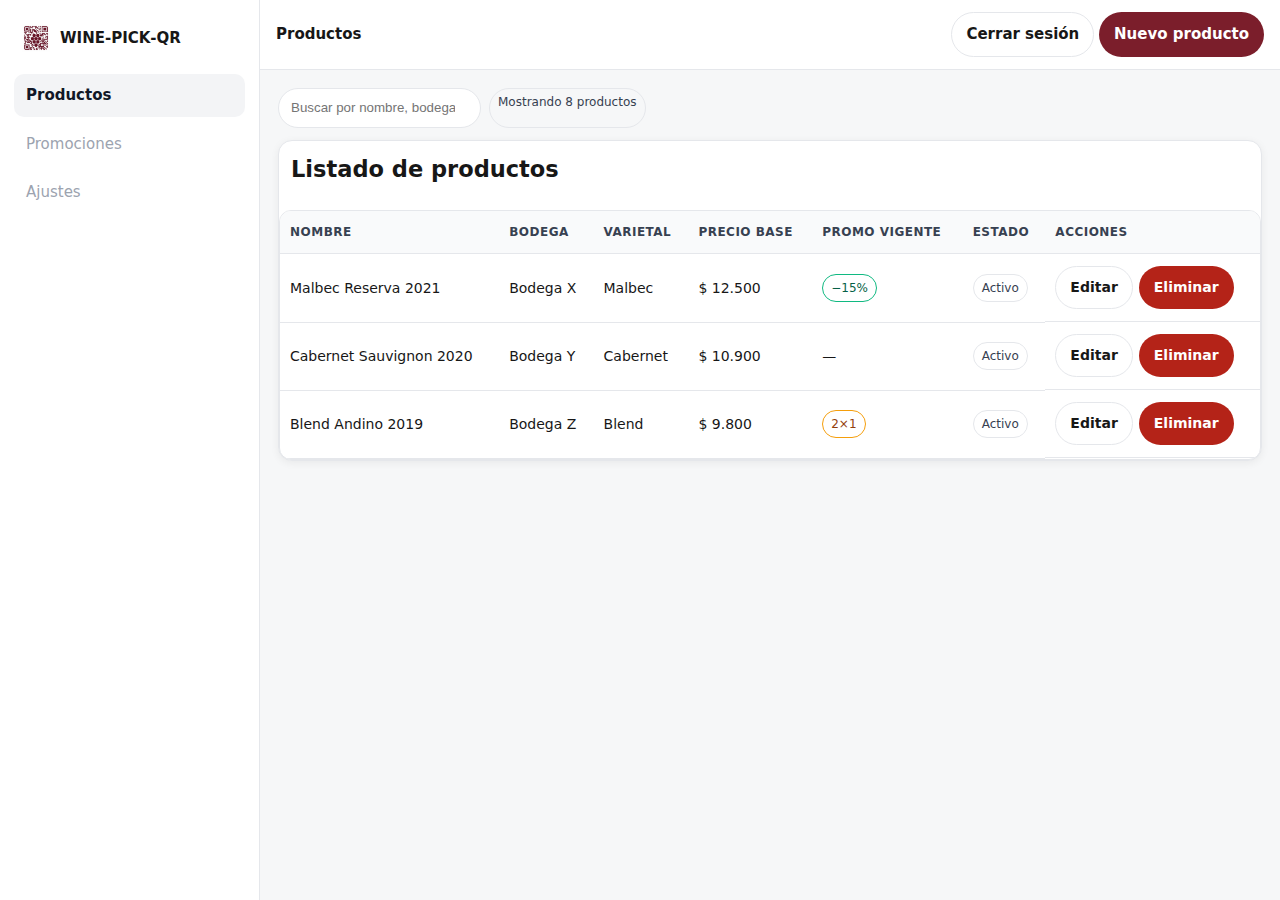
<file: panel.html>
<!DOCTYPE html>
<html lang="es">
  <head>
    <meta charset="utf-8" />
    <meta name="viewport" content="width=device-width, initial-scale=1" />
    <title>WINE‑PICK‑QR · Panel administrador</title>
    <link rel="icon" type="image/png" sizes="192x192" href="icon-192.png" />
    <link rel="icon" type="image/png" sizes="512x512" href="icon-512.png" />
    <style>
      :root {
        --wine: #7b1e2b;
        --wine-600: #6a1a25;
        --ink: #171717;
        --muted: #6b7280;
        --bg: #f6f7f8;
        --card: #fff;
        --border: #e5e7eb;
        --radius: 14px;
        --shadow: 0 2px 8px rgba(0, 0, 0, 0.06);
        --success: #0d9488;
        --danger: #b42318;
        --warning: #b45309;
      }
      * {
        box-sizing: border-box;
      }
      html,
      body {
        height: 100%;
      }
      body {
        margin: 0;
        font: 400 15px/1.5 system-ui, -apple-system, Segoe UI, Roboto;
        color: var(--ink);
        background: var(--bg);
      }
      a {
        color: inherit;
        text-decoration: none;
      }
      .container {
        display: grid;
        grid-template-columns: 260px 1fr;
        min-height: 100vh;
      }

      /* Sidebar */
      .sidebar {
        background: #fff;
        border-right: 1px solid var(--border);
        padding: 18px 14px;
        position: sticky;
        top: 0;
        height: 100vh;
      }
      .brand {
        display: flex;
        align-items: center;
        gap: 10px;
        padding: 6px 8px;
        border-radius: 12px;
        font-weight: 800;
      }
      .brand img {
        width: 28px;
        height: 28px;
      }
      .nav {
        margin-top: 16px;
        display: grid;
        gap: 6px;
      }
      .nav a {
        padding: 10px 12px;
        border-radius: 10px;
        color: #111827;
      }
      .nav a.active {
        background: #f3f4f6;
        font-weight: 700;
      }
      .nav a.disabled {
        color: #9ca3af;
        pointer-events: none;
      }

      /* Topbar */
      .topbar {
        position: sticky;
        top: 0;
        z-index: 5;
        background: #fff;
        border-bottom: 1px solid var(--border);
      }
      .topbar-inner {
        display: flex;
        align-items: center;
        justify-content: space-between;
        padding: 12px 16px;
      }

      .btn {
        display: inline-flex;
        align-items: center;
        gap: 8px;
        padding: 10px 14px;
        border-radius: 999px;
        font-weight: 700;
        border: 1px solid transparent;
      }
      .btn-primary {
        background: var(--wine);
        color: #fff;
      }
      .btn-primary:hover {
        background: var(--wine-600);
      }
      .btn-ghost {
        border-color: var(--border);
        background: #fff;
      }
      .btn-danger {
        background: var(--danger);
        color: #fff;
      }

      main {
        padding: 18px;
      }
      .card {
        background: var(--card);
        border: 1px solid var(--border);
        border-radius: var(--radius);
        box-shadow: var(--shadow);
      }
      .section-title {
        display: flex;
        align-items: center;
        justify-content: space-between;
        gap: 10px;
        margin-bottom: 12px;
      }

      /* Filtros + buscador */
      .toolbar {
        display: flex;
        flex-wrap: wrap;
        gap: 8px;
        margin-bottom: 12px;
      }
      .toolbar input[type="search"] {
        border: 1px solid var(--border);
        border-radius: 999px;
        min-height: 40px;
        padding: 0 12px;
      }

      /* Tabla productos */
      .table-wrap {
        overflow: auto;
        border: 1px solid var(--border);
        border-radius: 12px;
      }
      table {
        width: 100%;
        border-collapse: collapse;
        font-size: 14px;
      }
      thead {
        background: #f9fafb;
      }
      th,
      td {
        padding: 12px 10px;
        text-align: left;
        border-bottom: 1px solid var(--border);
      }
      th {
        font-size: 12px;
        text-transform: uppercase;
        letter-spacing: 0.04em;
        color: #374151;
      }
      .badge {
        display: inline-block;
        padding: 4px 8px;
        border-radius: 999px;
        font-size: 12px;
        border: 1px solid var(--border);
        color: #374151;
      }
      .badge.green {
        border-color: #10b981;
        color: #065f46;
      }
      .badge.amber {
        border-color: #f59e0b;
        color: #92400e;
      }
      .actions {
        display: flex;
        gap: 6px;
      }

      /* Modales (CSS puro con :target) */
      .modal {
        position: fixed;
        inset: 0;
        display: none;
        place-items: center;
        background: rgba(0, 0, 0, 0.35);
        padding: 18px;
      }
      .modal:target {
        display: grid;
      }
      .modal .dialog {
        width: 100%;
        max-width: 560px;
        background: #fff;
        border-radius: 16px;
        box-shadow: 0 12px 32px rgba(0, 0, 0, 0.2);
        overflow: hidden;
      }
      .dialog header {
        padding: 14px 16px;
        border-bottom: 1px solid var(--border);
        font-weight: 800;
      }
      .dialog .body {
        padding: 16px;
      }
      .dialog .footer {
        display: flex;
        justify-content: flex-end;
        gap: 10px;
        padding: 14px 16px;
        border-top: 1px solid var(--border);
      }

      label {
        display: block;
        font-weight: 600;
        font-size: 13px;
        margin-bottom: 6px;
      }
      .field {
        margin-bottom: 12px;
      }
      input[type="text"],
      input[type="number"] {
        width: 100%;
        border: 1px solid var(--border);
        border-radius: 10px;
        padding: 10px 12px;
        min-height: 40px;
      }
      select {
        width: 100%;
        border: 1px solid var(--border);
        border-radius: 10px;
        padding: 10px 12px;
        min-height: 40px;
        background: #fff;
      }

      /* Responsive */
      @media (max-width: 960px) {
        .container {
          grid-template-columns: 1fr;
        }
        .sidebar {
          position: static;
          height: auto;
          display: flex;
          align-items: center;
          gap: 12px;
        }
        .nav {
          display: flex;
          gap: 8px;
          margin: 0 0 0 auto;
        }
        .nav a {
          padding: 8px 10px;
        }
        .topbar {
          top: auto;
        }
      }
    </style>
  </head>
  <body>
    <div class="container">
      <!-- Sidebar -->
      <aside class="sidebar" aria-label="Navegación administrador">
        <a class="brand" href="admin-panel.html">
          <img src="icon-192.png" alt="Logo" />
          <span>WINE‑PICK‑QR</span>
        </a>
        <nav class="nav">
          <a class="active" href="#">Productos</a>
          <a class="disabled" href="#" aria-disabled="true" title="Próximamente"
            >Promociones</a
          >
          <a class="disabled" href="#" aria-disabled="true" title="Próximamente"
            >Ajustes</a
          >
        </nav>
      </aside>

      <!-- Main -->
      <div>
        <header class="topbar">
          <div class="topbar-inner">
            <strong>Productos</strong>
            <div>
              <a class="btn btn-ghost" href="admin-login.html">Cerrar sesión</a>
              <a
                class="btn btn-primary"
                href="#nuevo-producto"
                aria-haspopup="dialog"
                >Nuevo producto</a
              >
            </div>
          </div>
        </header>

        <main>
          <!-- Toolbar (buscador simple) -->
          <div class="toolbar">
            <input
              type="search"
              placeholder="Buscar por nombre, bodega o varietal"
              aria-label="Buscar productos"
            />
            <span class="badge">Mostrando 8 productos</span>
          </div>

          <!-- Tabla -->
          <section class="card" aria-labelledby="titulo-listado">
            <div class="section-title">
              <h2 id="titulo-listado" style="margin: 12px">
                Listado de productos
              </h2>
            </div>
            <div class="table-wrap">
              <table role="table">
                <thead>
                  <tr>
                    <th>Nombre</th>
                    <th>Bodega</th>
                    <th>Varietal</th>
                    <th>Precio base</th>
                    <th>Promo vigente</th>
                    <th>Estado</th>
                    <th>Acciones</th>
                  </tr>
                </thead>
                <tbody>
                  <tr>
                    <td>Malbec Reserva 2021</td>
                    <td>Bodega X</td>
                    <td>Malbec</td>
                    <td>$ 12.500</td>
                    <td><span class="badge green">−15%</span></td>
                    <td><span class="badge">Activo</span></td>
                    <td class="actions">
                      <a class="btn btn-ghost" href="#editar-producto"
                        >Editar</a
                      >
                      <a class="btn btn-danger" href="#eliminar-producto"
                        >Eliminar</a
                      >
                    </td>
                  </tr>
                  <tr>
                    <td>Cabernet Sauvignon 2020</td>
                    <td>Bodega Y</td>
                    <td>Cabernet</td>
                    <td>$ 10.900</td>
                    <td>—</td>
                    <td><span class="badge">Activo</span></td>
                    <td class="actions">
                      <a class="btn btn-ghost" href="#editar-producto"
                        >Editar</a
                      >
                      <a class="btn btn-danger" href="#eliminar-producto"
                        >Eliminar</a
                      >
                    </td>
                  </tr>
                  <tr>
                    <td>Blend Andino 2019</td>
                    <td>Bodega Z</td>
                    <td>Blend</td>
                    <td>$ 9.800</td>
                    <td><span class="badge amber">2×1</span></td>
                    <td><span class="badge">Activo</span></td>
                    <td class="actions">
                      <a class="btn btn-ghost" href="#editar-producto"
                        >Editar</a
                      >
                      <a class="btn btn-danger" href="#eliminar-producto"
                        >Eliminar</a
                      >
                    </td>
                  </tr>
                </tbody>
              </table>
            </div>
          </section>
        </main>
      </div>
    </div>

    <!-- MODAL: nuevo producto -->
    <section
      id="nuevo-producto"
      class="modal"
      role="dialog"
      aria-modal="true"
      aria-labelledby="nuevo-title"
    >
      <div class="dialog">
        <header><h3 id="nuevo-title">Nuevo producto</h3></header>
        <form class="body" action="#" method="post">
          <div class="field">
            <label for="nombre">Nombre</label
            ><input
              id="nombre"
              name="nombre"
              type="text"
              placeholder="Malbec Reserva 2021"
              required
            />
          </div>
          <div class="field">
            <label for="bodega">Bodega</label
            ><input
              id="bodega"
              name="bodega"
              type="text"
              placeholder="Bodega X"
              required
            />
          </div>
          <div class="field">
            <label for="varietal">Varietal</label
            ><input
              id="varietal"
              name="varietal"
              type="text"
              placeholder="Malbec"
              required
            />
          </div>
          <div class="field">
            <label for="precio">Precio base</label
            ><input
              id="precio"
              name="precio"
              type="number"
              inputmode="decimal"
              placeholder="12500"
              required
            />
          </div>
          <div class="field">
            <label for="promo">Promo vigente (opcional)</label
            ><input
              id="promo"
              name="promo"
              type="text"
              placeholder="-15% / 2x1 / Banco X"
            />
          </div>
          <div class="field">
            <label for="estado">Estado</label>
            <select id="estado" name="estado">
              <option>Activo</option>
              <option>Inactivo</option>
            </select>
          </div>
          <div class="footer">
            <a class="btn btn-ghost" href="#">Cancelar</a>
            <button class="btn btn-primary" type="submit">Guardar</button>
          </div>
        </form>
      </div>
    </section>

    <!-- MODAL: editar producto (plantilla) -->
    <section
      id="editar-producto"
      class="modal"
      role="dialog"
      aria-modal="true"
      aria-labelledby="editar-title"
    >
      <div class="dialog">
        <header><h3 id="editar-title">Editar producto</h3></header>
        <form class="body" action="#" method="post">
          <div class="field">
            <label for="e-nombre">Nombre</label
            ><input
              id="e-nombre"
              type="text"
              value="Malbec Reserva 2021"
              required
            />
          </div>
          <div class="field">
            <label for="e-bodega">Bodega</label
            ><input id="e-bodega" type="text" value="Bodega X" required />
          </div>
          <div class="field">
            <label for="e-varietal">Varietal</label
            ><input id="e-varietal" type="text" value="Malbec" required />
          </div>
          <div class="field">
            <label for="e-precio">Precio base</label
            ><input
              id="e-precio"
              type="number"
              inputmode="decimal"
              value="12500"
              required
            />
          </div>
          <div class="field">
            <label for="e-promo">Promo vigente</label
            ><input id="e-promo" type="text" value="-15%" />
          </div>
          <div class="field">
            <label for="e-estado">Estado</label>
            <select id="e-estado">
              <option selected>Activo</option>
              <option>Inactivo</option>
            </select>
          </div>
          <div class="footer">
            <a class="btn btn-ghost" href="#">Cancelar</a>
            <button class="btn btn-primary" type="submit">
              Guardar cambios
            </button>
          </div>
        </form>
      </div>
    </section>

    <!-- MODAL: eliminar confirmación -->
    <section
      id="eliminar-producto"
      class="modal"
      role="dialog"
      aria-modal="true"
      aria-labelledby="eliminar-title"
    >
      <div class="dialog">
        <header><h3 id="eliminar-title">Eliminar producto</h3></header>
        <div class="body">
          <p>
            ¿Seguro que querés eliminar <strong>Malbec Reserva 2021</strong>?
            Esta acción no se puede deshacer.
          </p>
        </div>
        <div class="footer">
          <a class="btn btn-ghost" href="#">Cancelar</a>
          <a class="btn btn-danger" href="#">Eliminar</a>
        </div>
      </div>
    </section>
  </body>
</html>
</file>
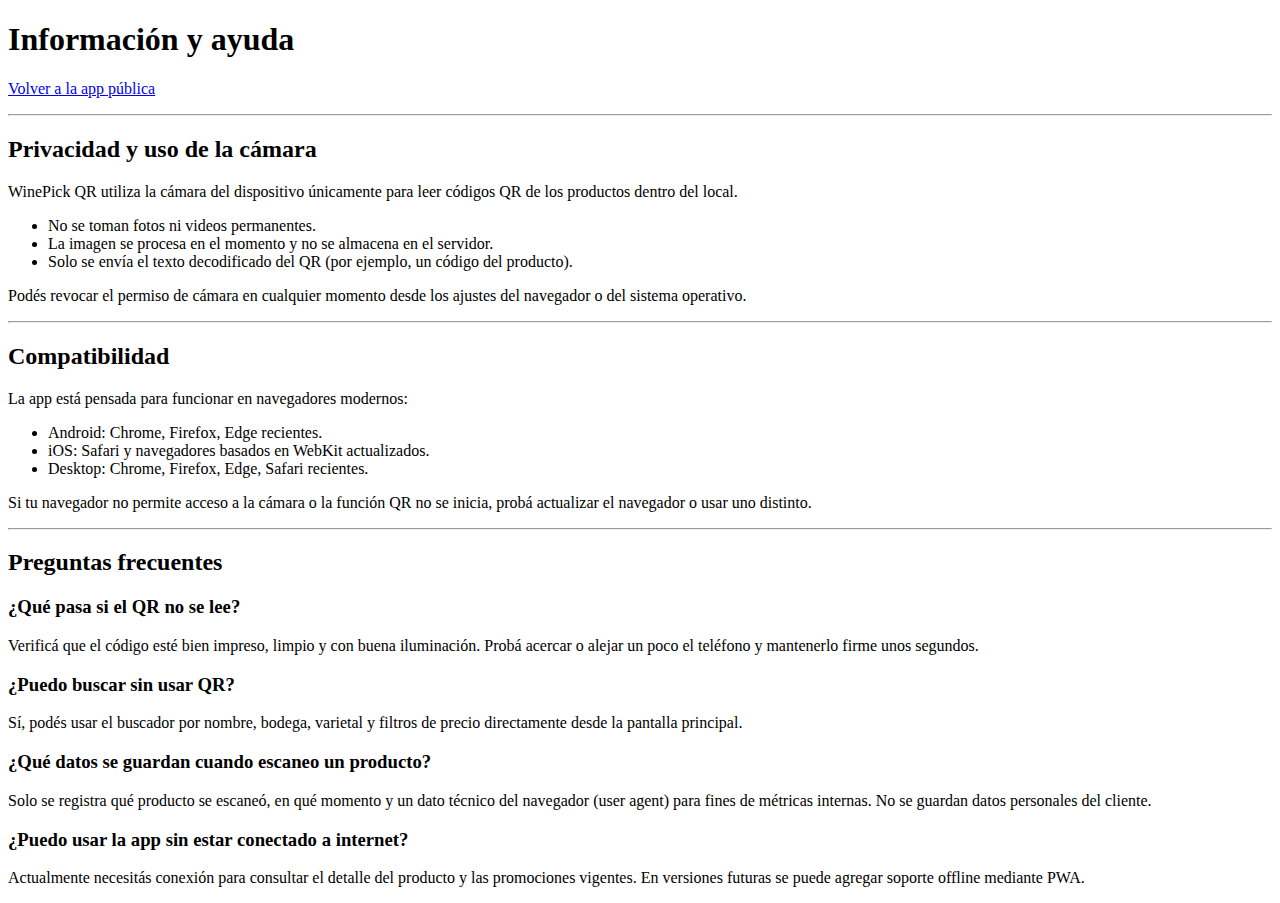
<file: demo/public/info.html>
<!doctype html>
<html lang="es">
<head>
  <meta charset="utf-8">
  <title>Información y ayuda - WinePick QR</title>
  <meta name="viewport" content="width=device-width, initial-scale=1">
</head>
<body>
  <h1>Información y ayuda</h1>

  <p><a href="index.html">Volver a la app pública</a></p>

  <hr>

  <h2>Privacidad y uso de la cámara</h2>
  <p>
    WinePick QR utiliza la cámara del dispositivo únicamente para
    leer códigos QR de los productos dentro del local.
  </p>
  <ul>
    <li>No se toman fotos ni videos permanentes.</li>
    <li>La imagen se procesa en el momento y no se almacena en el servidor.</li>
    <li>Solo se envía el texto decodificado del QR (por ejemplo, un código del producto).</li>
  </ul>
  <p>
    Podés revocar el permiso de cámara en cualquier momento desde los
    ajustes del navegador o del sistema operativo.
  </p>

  <hr>

  <h2>Compatibilidad</h2>
  <p>
    La app está pensada para funcionar en navegadores modernos:
  </p>
  <ul>
    <li>Android: Chrome, Firefox, Edge recientes.</li>
    <li>iOS: Safari y navegadores basados en WebKit actualizados.</li>
    <li>Desktop: Chrome, Firefox, Edge, Safari recientes.</li>
  </ul>
  <p>
    Si tu navegador no permite acceso a la cámara o la función QR no se inicia,
    probá actualizar el navegador o usar uno distinto.
  </p>

  <hr>

  <h2>Preguntas frecuentes</h2>

  <h3>¿Qué pasa si el QR no se lee?</h3>
  <p>
    Verificá que el código esté bien impreso, limpio y con buena iluminación.
    Probá acercar o alejar un poco el teléfono y mantenerlo firme unos segundos.
  </p>

  <h3>¿Puedo buscar sin usar QR?</h3>
  <p>
    Sí, podés usar el buscador por nombre, bodega, varietal y filtros de precio
    directamente desde la pantalla principal.
  </p>

  <h3>¿Qué datos se guardan cuando escaneo un producto?</h3>
  <p>
    Solo se registra qué producto se escaneó, en qué momento y un dato técnico
    del navegador (user agent) para fines de métricas internas.
    No se guardan datos personales del cliente.
  </p>

  <h3>¿Puedo usar la app sin estar conectado a internet?</h3>
  <p>
    Actualmente necesitás conexión para consultar el detalle del producto y
    las promociones vigentes. En versiones futuras se puede agregar soporte
    offline mediante PWA.
  </p>
</body>
</html>
</file>
